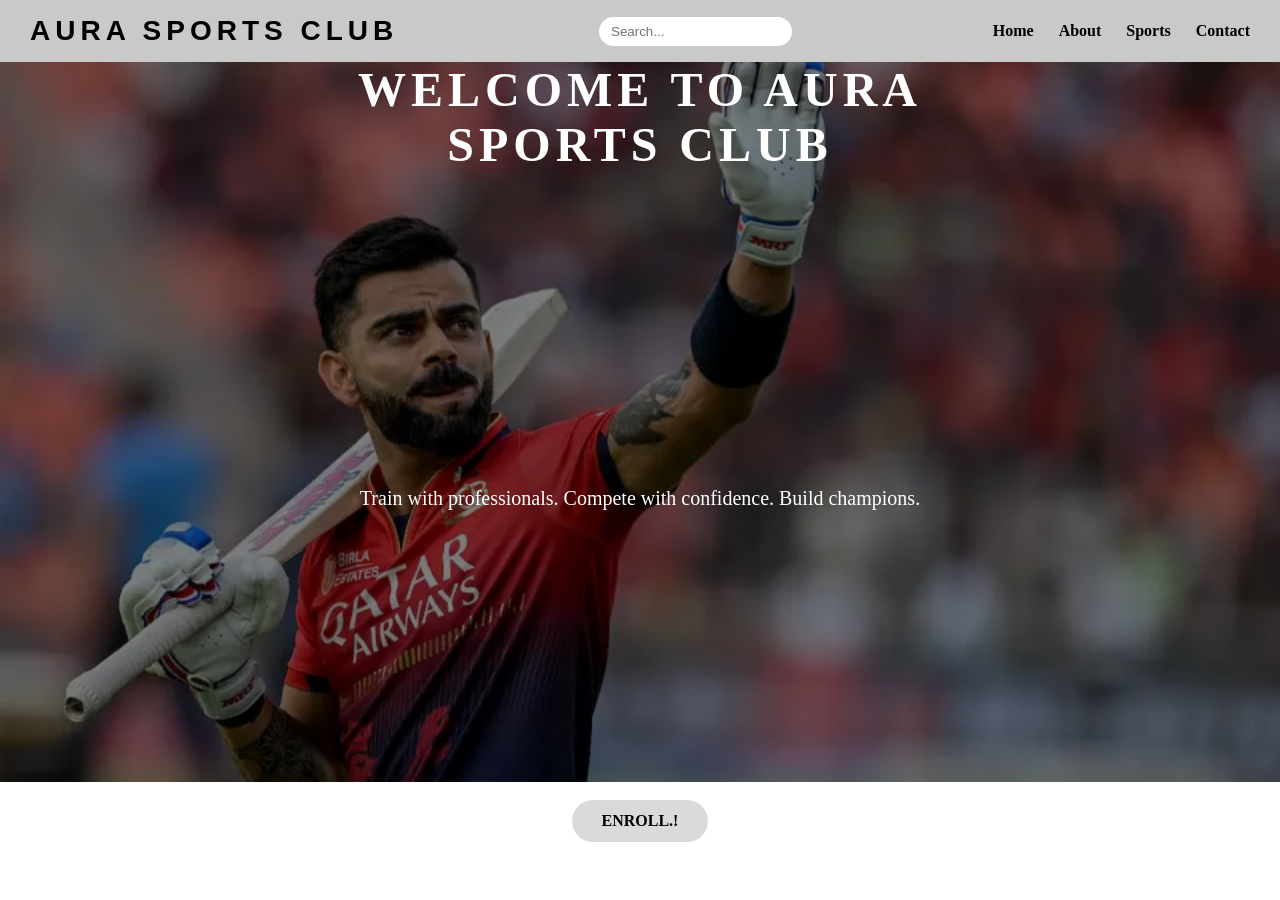
<file: index.html>
<!DOCTYPE html>
<html lang="en">

<head>
    <title>ASC</title>
    <link rel="stylesheet" href="index.css">
</head>

<body>
    <header class="header">
    <h1 id="title">AURA SPORTS CLUB </h1>
    <div class="search-box">
        <input type="text" placeholder="Search...">
    </div>
    <nav class="navbar">
        <ul>
            <li><a href="#">Home</a></li>
            <li><a href="#">About</a></li>
            <li><a href="#">Sports</a></li>
            <li><a href="#">Contact</a></li>
        </ul>
    </nav>
    </header>
    <section class="hero">
    <div class="hero-content">
        <h2>WELCOME TO AURA SPORTS CLUB</h2>
        <p>Train with professionals. Compete with confidence. Build champions.</p>
    </div>
    </section><br>
    <center>
      <a href="button.html" class="hero-btn">ENROLL.!</a>
    </center>
</body>
</html>
</file>
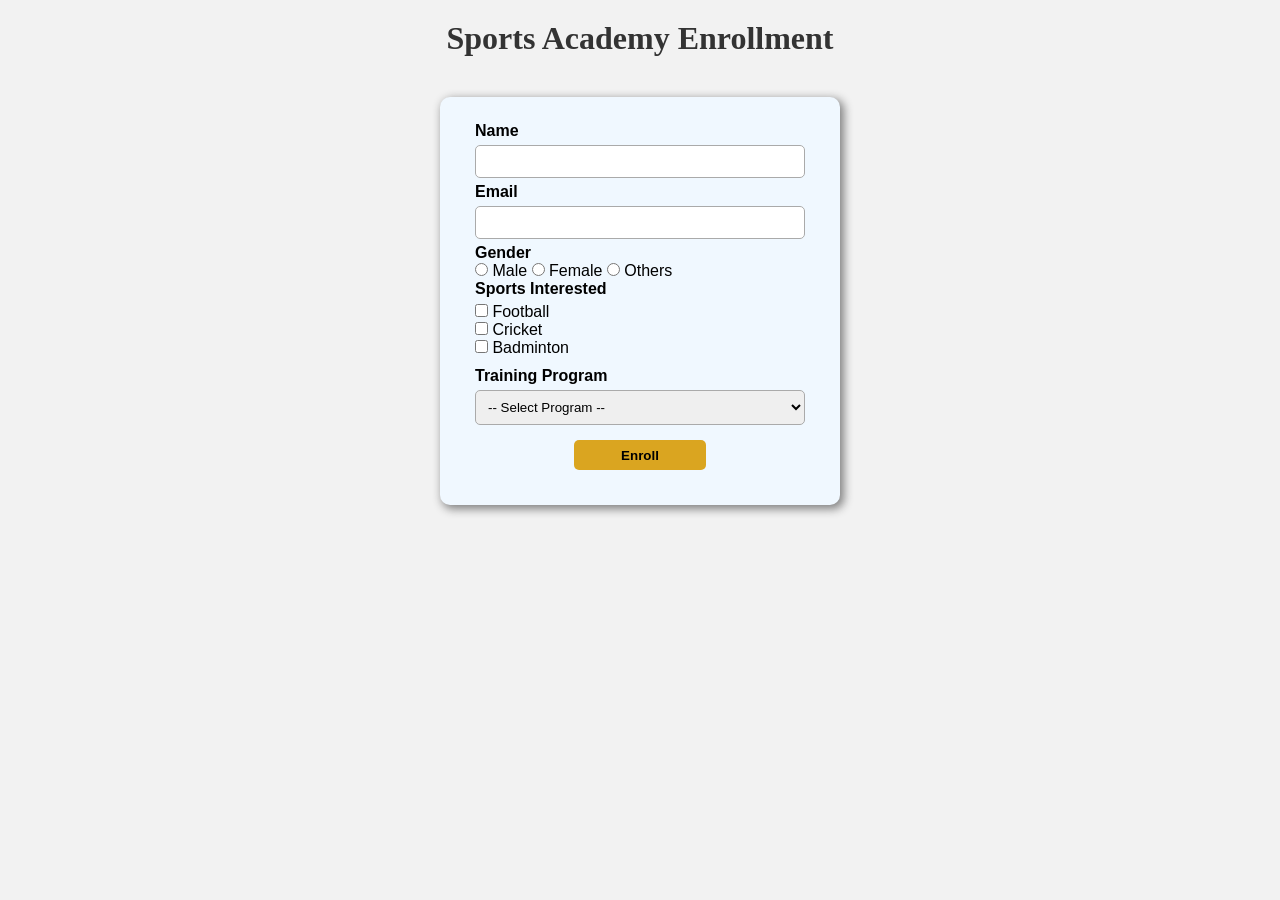
<file: button.html>
<!DOCTYPE html>
<html lang="en">

<head>
    <title>Enroll - ASC</title>

    <style>
        * {
            margin: 0;
            padding: 0;
            box-sizing: border-box;
            font-family: Arial, Helvetica, sans-serif;
        }

        body {
            background-color: #f2f2f2;
        }

        h1 {
            font-family: Georgia, 'Times New Roman', Times, serif;
            text-align: center;
            color: #333;
            margin-top: 20px;
        }

        .form {
            display: flex;
            justify-content: center;
            margin-top: 40px;
        }

        form {
            background-color: aliceblue;
            padding: 25px 35px;
            border-radius: 10px;
            width: 400px;
            box-shadow: 3px 3px 10px 1px gray;
        }

        label {
            font-weight: bold;
            /* display: block; */
            margin-top: 5pxpx;
        }

        input[type="text"],
        input[type="email"],
        select {
            width: 100%;
            padding: 8px;
            margin-top: 5px;
            margin-bottom: 5px;
            border-radius: 5px;
            border: 1px solid #aaa;
        }
        
        .gender label {
            font-weight: normal;
        }

        .inline {
            margin-top: 5px;
            margin-bottom: 10px;
        }

        .bt {
            margin: 10px;
            height: 30px;
            width: 40%;
            border: none;
            background-color: goldenrod;
            font-weight: bold;
            cursor: pointer;
            border-radius: 5px;
            display: flex;
            justify-content: center;
            align-items: center;
        }

        .bt:hover {
            background-color: #e1c35e;
        }
    </style>
</head>

<body>

    <h1>Sports Academy Enrollment</h1>

    <div class="form">
        <form>

            <label for="name">Name</label>
            <input type="text" id="name" required>

            <label for="email">Email</label>
            <input type="email" id="email" required>

            <label>Gender</label><br>
            <div class="gender">
                <input type="radio" name="gender" id="male">
                <label for="male">Male</label>
                <input type="radio" name="gender" id="female">
                <label for="female">Female</label>
                <input type="radio" name="gender" id="others">
                <label for="others">Others</label>
            </div>
            <label>Sports Interested</label>
            <div class="inline">
                <input type="checkbox"> Football<br>
                <input type="checkbox"> Cricket<br>
                <input type="checkbox"> Badminton<br>
            </div>

            <label for="course">Training Program</label>
            <select id="course">
                <option>-- Select Program --</option>
                <option>Beginner Training</option>
                <option>Advanced Training</option>
                <option>Professional Coaching</option>
            </select>
            <center>
                <button class="bt">Enroll</button>
            </center>

        </form>
    </div>

</body>

</html>
</file>
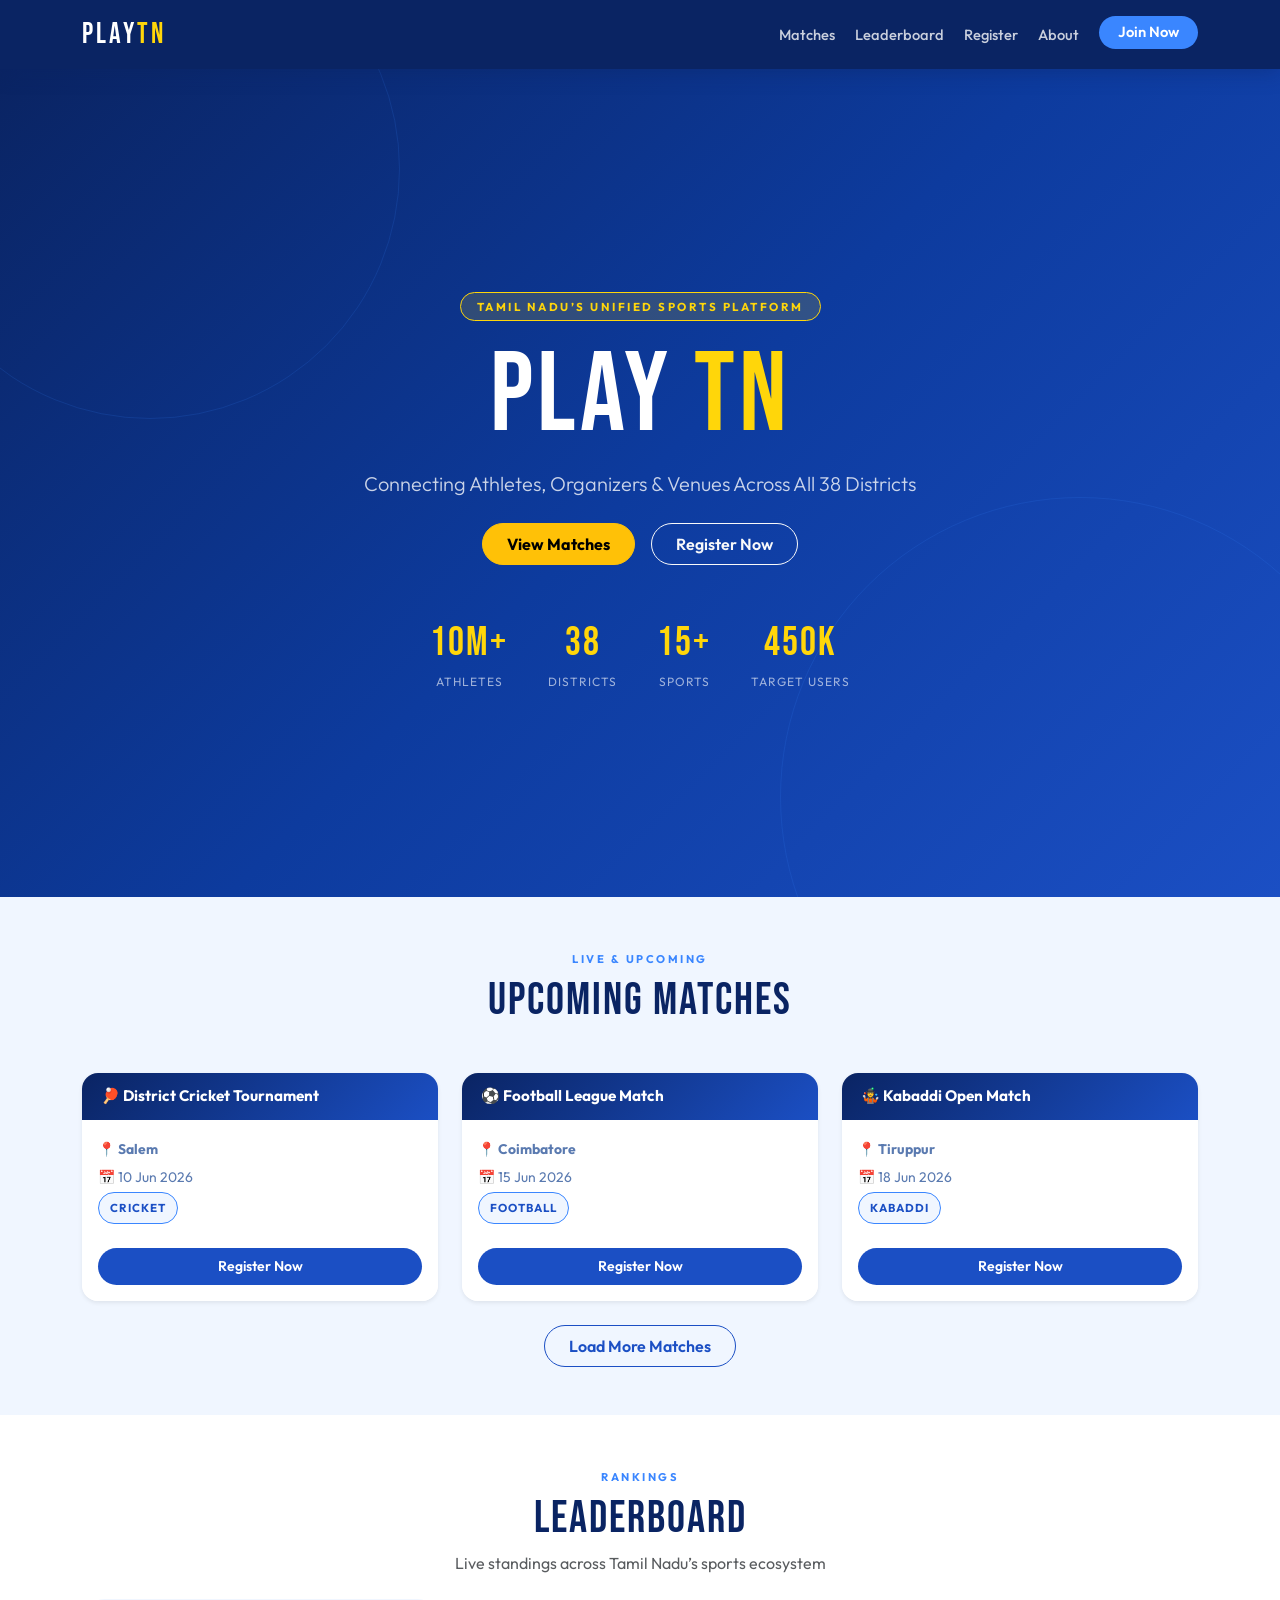
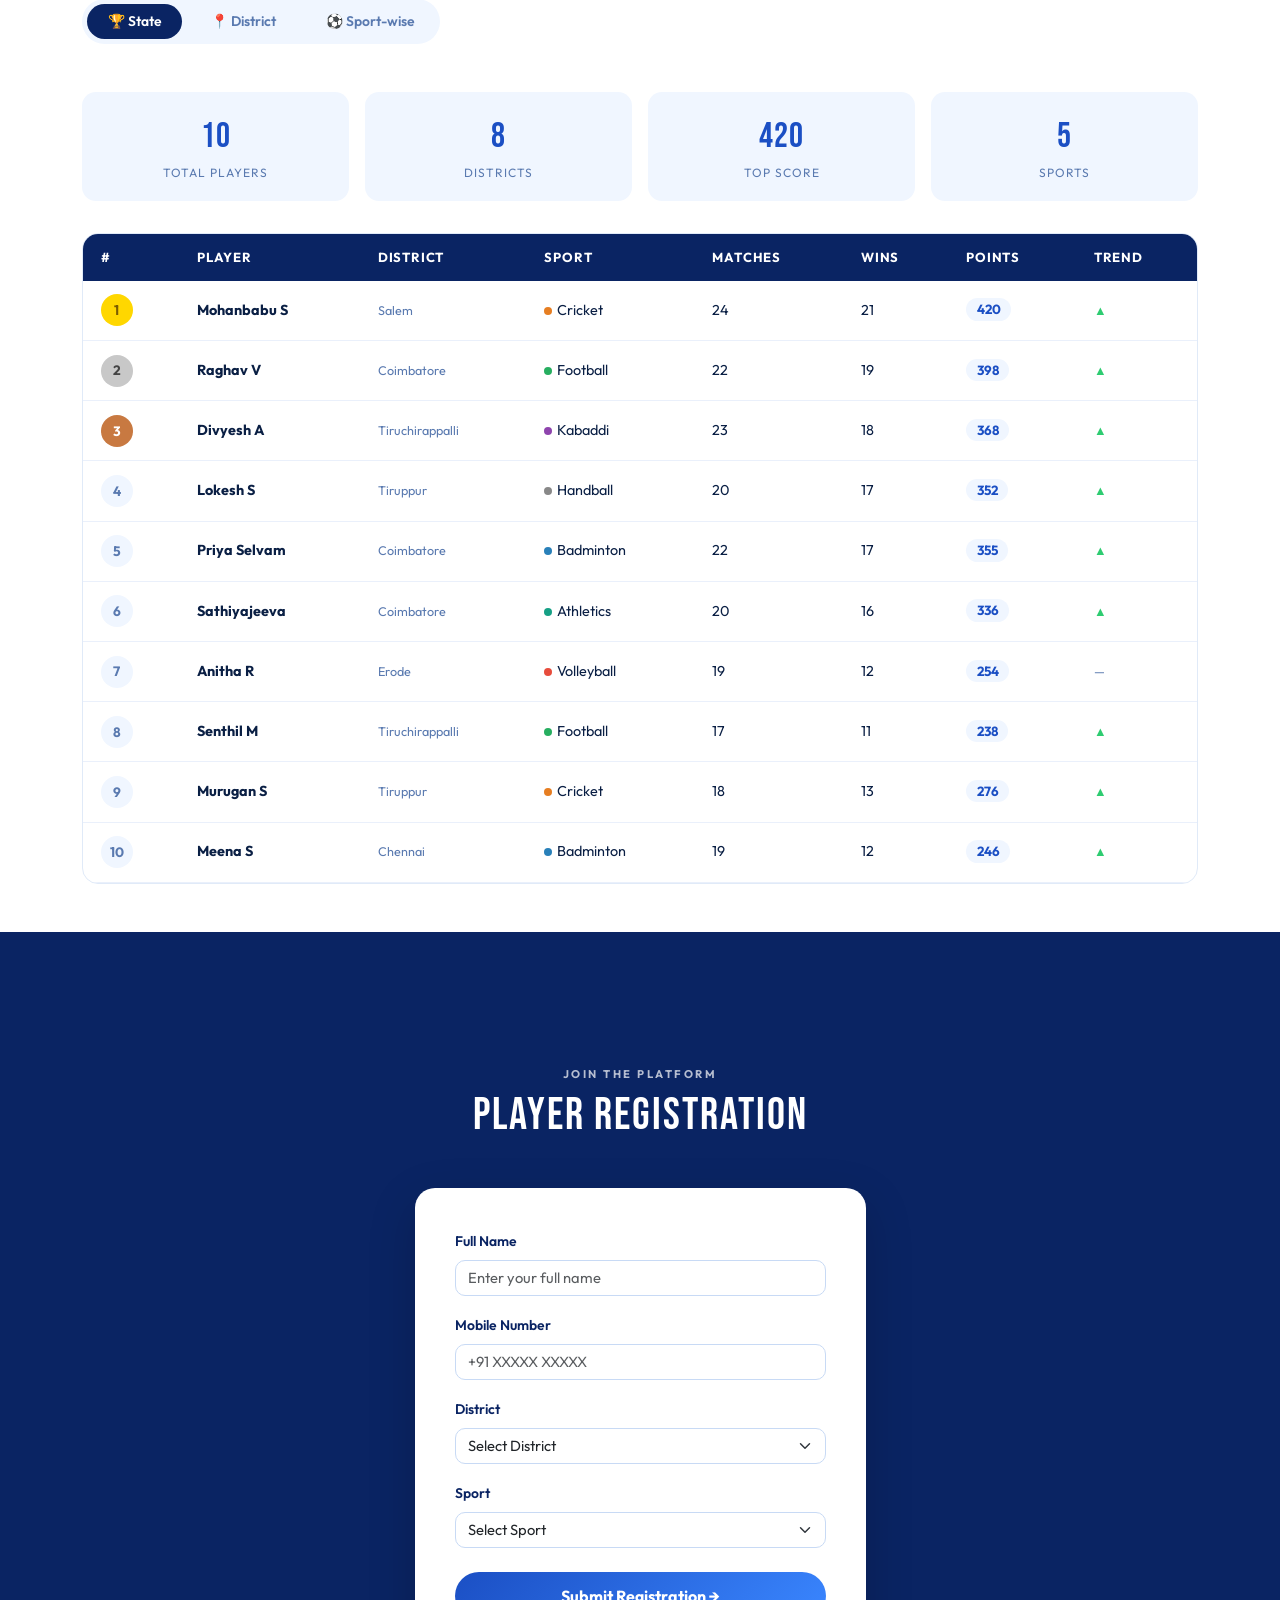
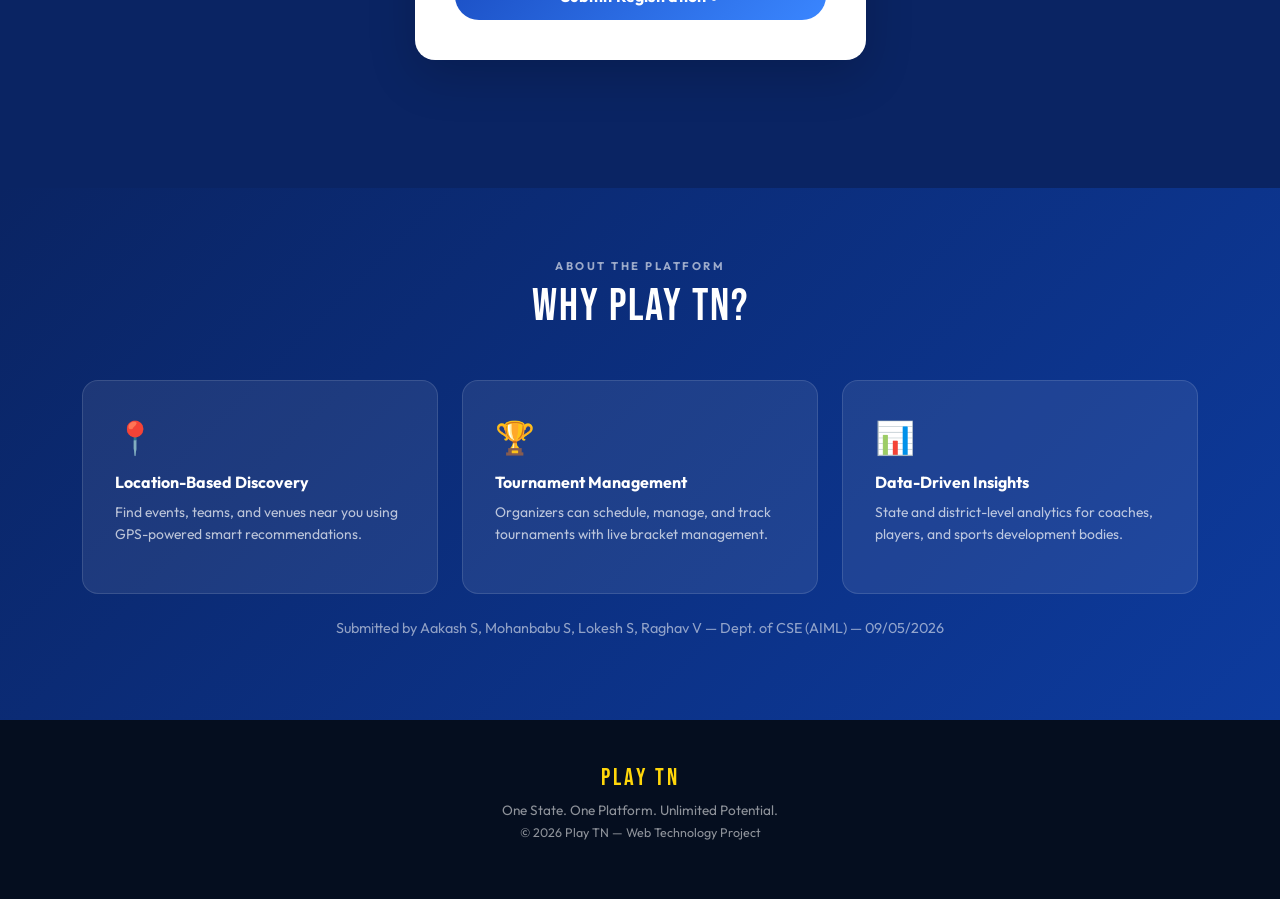
<file: play-TN.html>
<!DOCTYPE html>
<html lang="en">
<head>
<meta charset="UTF-8">
<meta name="viewport" content="width=device-width, initial-scale=1">
<title>Play TN &mdash; Tamil Nadu Sports Platform</title>
<link href="https://cdn.jsdelivr.net/npm/bootstrap@5.3.2/dist/css/bootstrap.min.css" rel="stylesheet">
<link href="https://fonts.googleapis.com/css2?family=Bebas+Neue&family=Outfit:wght@300;400;600;700&display=swap" rel="stylesheet">
<style>
:root{
  --navy:#0a2463;--blue:#1b4fc4;--accent:#3a86ff;--gold:#ffd60a;
  --light-bg:#f0f6ff;--white:#ffffff;--text:#0a1f44;--muted:#5a7ab0;
}
*,*::before,*::after{box-sizing:border-box;}
body{font-family:'Outfit',sans-serif;background:var(--light-bg);color:var(--text);overflow-x:hidden;}

/* NAV */
.navbar{background:var(--navy)!important;box-shadow:0 2px 20px rgba(10,36,99,.4);}
.navbar-brand{font-family:'Bebas Neue',sans-serif;font-size:1.8rem;letter-spacing:3px;color:#fff!important;}
.navbar-brand span{color:var(--gold);}
.nav-link{color:rgba(255,255,255,.78)!important;font-weight:500;font-size:.92rem;transition:color .2s;}
.nav-link:hover{color:var(--gold)!important;}
.nav-cta{background:var(--accent);color:#fff!important;border-radius:50px;padding:.35rem 1.2rem!important;font-weight:600;}
.nav-cta:hover{background:var(--gold);color:var(--navy)!important;}

/* HERO */
#hero{min-height:92vh;background:linear-gradient(135deg,var(--navy) 0%,#0d3b9e 50%,var(--blue) 100%);
  display:flex;align-items:center;text-align:center;padding:5rem 1rem 4rem;position:relative;overflow:hidden;}
.hero-ring{position:absolute;border-radius:50%;border:1px solid rgba(58,134,255,.15);pointer-events:none;}
.hero-ring:nth-child(1){width:500px;height:500px;top:-150px;left:-100px;}
.hero-ring:nth-child(2){width:600px;height:600px;bottom:-200px;right:-100px;}
.hero-badge{display:inline-block;background:rgba(255,214,10,.15);border:1px solid var(--gold);
  color:var(--gold);font-size:.72rem;font-weight:700;letter-spacing:2.5px;text-transform:uppercase;
  padding:.32rem 1rem;border-radius:50px;margin-bottom:1.2rem;}
.hero-title{font-family:'Bebas Neue',sans-serif;font-size:clamp(3.5rem,9vw,7rem);
  color:#fff;line-height:1;letter-spacing:4px;}
.hero-title span{color:var(--gold);}
.hero-sub{font-size:clamp(1rem,2.2vw,1.25rem);font-weight:300;
  color:rgba(255,255,255,.78);max-width:580px;margin:1rem auto 0;}
.hero-stats{display:flex;gap:2.5rem;flex-wrap:wrap;justify-content:center;margin-top:3rem;}
.hstat .num{font-family:'Bebas Neue',sans-serif;font-size:2.5rem;color:var(--gold);letter-spacing:2px;}
.hstat .lbl{font-size:.75rem;color:rgba(255,255,255,.6);letter-spacing:1px;text-transform:uppercase;}

/* SECTION UTILS */
.sec-tag{display:inline-block;font-size:.7rem;font-weight:700;letter-spacing:2.5px;
  text-transform:uppercase;color:var(--accent);margin-bottom:.5rem;}
.sec-title{font-family:'Bebas Neue',sans-serif;font-size:clamp(1.8rem,4vw,2.8rem);
  letter-spacing:2px;color:var(--navy);line-height:1.1;}
.sec-title.light{color:#fff;}

/* MATCHES */
#matches{background:var(--light-bg);padding:5rem 0;}
.match-card{border:none!important;border-radius:16px!important;overflow:hidden;
  transition:transform .2s,box-shadow .2s;}
.match-card:hover{transform:translateY(-4px);box-shadow:0 16px 40px rgba(10,36,99,.12)!important;}
.match-card .card-header{background:linear-gradient(135deg,var(--navy),var(--blue));
  color:#fff;font-weight:700;font-size:.95rem;padding:.75rem 1.2rem;border:none;}
.match-card .card-body{background:#fff;}
.match-meta{font-size:.87rem;color:var(--muted);line-height:2;}
.sport-badge{display:inline-block;background:var(--light-bg);border:1.5px solid var(--accent);
  color:var(--blue);font-size:.72rem;font-weight:700;letter-spacing:1px;text-transform:uppercase;
  padding:.22rem .7rem;border-radius:50px;}
.btn-register{background:var(--blue);color:#fff;border:none;border-radius:50px;
  padding:.5rem 1.3rem;font-size:.88rem;font-weight:600;transition:background .2s,transform .15s;}
.btn-register:hover{background:var(--navy);transform:scale(1.04);}

/* REGISTRATION */
#register{background:var(--navy);padding:5rem 0;}
.reg-card{background:#fff;border-radius:20px;padding:2.5rem;border:none;}
.form-label{font-weight:600;font-size:.87rem;color:var(--navy);}
.form-control,.form-select{border:1.5px solid #c8daf5;border-radius:10px;
  font-size:.92rem;transition:border-color .2s;}
.form-control:focus,.form-select:focus{border-color:var(--accent);
  box-shadow:0 0 0 3px rgba(58,134,255,.15);}
.btn-submit{background:linear-gradient(135deg,var(--blue),var(--accent));
  color:#fff;border:none;border-radius:50px;padding:.75rem 2rem;
  font-size:1rem;font-weight:700;width:100%;transition:transform .15s,box-shadow .2s;}
.btn-submit:hover{transform:translateY(-2px);box-shadow:0 8px 24px rgba(26,79,196,.35);}

/* LEADERBOARD */
#leaderboard{background:var(--white);padding:5rem 0;}
.lb-tabs{display:flex;gap:.5rem;background:var(--light-bg);border-radius:50px;
  padding:.3rem;margin-bottom:2rem;width:fit-content;}
.lb-tab{border:none;background:transparent;color:var(--muted);font-weight:600;
  font-size:.87rem;padding:.45rem 1.3rem;border-radius:50px;cursor:pointer;transition:all .2s;}
.lb-tab.active{background:var(--navy);color:#fff;}
.lb-tab:hover:not(.active){background:rgba(10,36,99,.08);}
.district-select{border:1.5px solid #c8daf5;border-radius:50px;padding:.4rem 1.2rem;
  font-size:.87rem;font-weight:600;color:var(--navy);background:#fff;cursor:pointer;
  margin-bottom:2rem;min-width:220px;}
.lb-table-wrap{border-radius:16px;overflow:hidden;border:1.5px solid #e0eaf8;}
.lb-table{width:100%;border-collapse:collapse;}
.lb-table thead th{background:var(--navy);color:#fff;font-size:.82rem;font-weight:700;
  letter-spacing:.8px;text-transform:uppercase;padding:.85rem 1.1rem;}
.lb-table tbody tr{border-bottom:1px solid #eaf0fb;transition:background .15s;}
.lb-table tbody tr:hover{background:#f4f8ff;}
.lb-table tbody td{padding:.85rem 1.1rem;font-size:.9rem;}
.rank-badge{display:inline-flex;align-items:center;justify-content:center;
  width:32px;height:32px;border-radius:50%;font-weight:700;font-size:.85rem;}
.rank-1{background:#ffd700;color:#7a5c00;}
.rank-2{background:#c8c8c8;color:#444;}
.rank-3{background:#c87941;color:#fff;}
.rank-n{background:var(--light-bg);color:var(--muted);}
.trend-up{color:#2ecc71;font-size:.8rem;}
.trend-dn{color:#e74c3c;font-size:.8rem;}
.trend-eq{color:var(--muted);font-size:.8rem;}
.pts-pill{background:var(--light-bg);color:var(--blue);font-weight:700;
  font-size:.83rem;padding:.2rem .65rem;border-radius:50px;}
.sport-dot{display:inline-block;width:8px;height:8px;border-radius:50%;margin-right:5px;}
.dot-cricket{background:#e67e22;}
.dot-football{background:#27ae60;}
.dot-kabaddi{background:#8e44ad;}
.dot-volleyball{background:#e74c3c;}
.dot-badminton{background:#2980b9;}

/* STATE SUMMARY CARDS */
.state-summary{display:grid;grid-template-columns:repeat(auto-fit,minmax(150px,1fr));gap:1rem;margin-bottom:2rem;}
.ss-card{background:var(--light-bg);border-radius:14px;padding:1.2rem;text-align:center;}
.ss-card .ss-num{font-family:'Bebas Neue',sans-serif;font-size:2.2rem;color:var(--blue);letter-spacing:1px;}
.ss-card .ss-lbl{font-size:.75rem;color:var(--muted);text-transform:uppercase;letter-spacing:1px;}

/* ABOUT */
#about{background:linear-gradient(135deg,var(--navy) 0%,#0d3b9e 100%);padding:4rem 0;}
.about-card{background:rgba(255,255,255,.08);border:1px solid rgba(255,255,255,.12);
  border-radius:16px;padding:2rem;transition:background .2s;}
.about-card:hover{background:rgba(255,255,255,.13);}
.about-icon{font-size:2rem;margin-bottom:.8rem;}
.about-card h5{color:#fff;font-weight:700;font-size:1rem;}
.about-card p{color:rgba(255,255,255,.7);font-size:.87rem;line-height:1.6;}

/* FOOTER */
footer{background:#050e1f;color:rgba(255,255,255,.55);padding:2.5rem 0;text-align:center;font-size:.85rem;}
footer .brand{font-family:'Bebas Neue',sans-serif;font-size:1.5rem;color:var(--gold);letter-spacing:3px;}

/* SPORT SUMMARY CARDS */
.sport-summary{display:grid;grid-template-columns:repeat(auto-fit,minmax(130px,1fr));gap:.8rem;margin-bottom:2rem;}
.sport-hero-card{border-radius:14px;padding:1.1rem;text-align:center;color:#fff;position:relative;overflow:hidden;}
.sport-hero-card .sh-emoji{font-size:1.8rem;display:block;margin-bottom:.3rem;}
.sport-hero-card .sh-name{font-size:.7rem;font-weight:700;letter-spacing:1.5px;text-transform:uppercase;opacity:.85;}
.sport-hero-card .sh-leader{font-size:.78rem;font-weight:600;margin-top:.4rem;opacity:.9;white-space:nowrap;overflow:hidden;text-overflow:ellipsis;}
.sport-hero-card .sh-pts{font-family:'Bebas Neue',sans-serif;font-size:1.6rem;letter-spacing:1px;display:block;}

/* SPORT FILTER PILL TABS */
.sport-pill-tabs{display:flex;flex-wrap:wrap;gap:.5rem;margin-bottom:1.5rem;}
.sport-pill-btn{border:1.5px solid #c8daf5;background:#fff;color:var(--muted);
  font-size:.78rem;font-weight:700;letter-spacing:.8px;text-transform:uppercase;
  padding:.32rem .9rem;border-radius:50px;cursor:pointer;transition:all .18s;}
.sport-pill-btn.active{color:#fff;border-color:transparent;}
.sport-pill-btn[data-sport="Cricket"].active{background:#e67e22;}
.sport-pill-btn[data-sport="Football"].active{background:#27ae60;}
.sport-pill-btn[data-sport="Kabaddi"].active{background:#8e44ad;}
.sport-pill-btn[data-sport="Handball"].active{background:#c0392b;}
.sport-pill-btn[data-sport="Volleyball"].active{background:#e74c3c;}
.sport-pill-btn[data-sport="Badminton"].active{background:#2980b9;}
.sport-pill-btn[data-sport="Athletics"].active{background:#16a085;}

/* ANIMATIONS */
@keyframes fadeInUp{from{opacity:0;transform:translateY(20px);}to{opacity:1;transform:translateY(0);}}
.fade-in{animation:fadeInUp .6s ease both;}
.fade-in-2{animation:fadeInUp .6s .15s ease both;}
.fade-in-3{animation:fadeInUp .6s .3s ease both;}
</style>
</head>
<body>

<!-- NAVBAR -->
<nav class="navbar navbar-expand-lg sticky-top">
  <div class="container">
    <a class="navbar-brand" href="#">PLAY<span>TN</span></a>
    <button class="navbar-toggler border-0" data-bs-toggle="collapse" data-bs-target="#navMenu">
      <span class="navbar-toggler-icon"></span>
    </button>
    <div class="collapse navbar-collapse" id="navMenu">
      <ul class="navbar-nav ms-auto gap-1">
        <li class="nav-item"><a class="nav-link" href="#matches">Matches</a></li>
        <li class="nav-item"><a class="nav-link" href="#leaderboard">Leaderboard</a></li>
        <li class="nav-item"><a class="nav-link" href="#register">Register</a></li>
        <li class="nav-item"><a class="nav-link" href="#about">About</a></li>
        <li class="nav-item ms-2"><a class="nav-link nav-cta" href="#register">Join Now</a></li>
      </ul>
    </div>
  </div>
</nav>

<!-- HERO -->
<section id="hero">
  <div class="hero-ring"></div>
  <div class="hero-ring"></div>
  <div class="container position-relative">
    <div class="hero-badge fade-in">Tamil Nadu&rsquo;s Unified Sports Platform</div>
    <h1 class="hero-title fade-in-2">PLAY <span>TN</span></h1>
    <p class="hero-sub fade-in-2">Connecting Athletes, Organizers &amp; Venues Across All 38 Districts</p>
    <div class="d-flex gap-3 justify-content-center mt-4 fade-in-3">
      <a href="#matches" class="btn btn-warning fw-bold px-4 py-2 rounded-pill">View Matches</a>
      <a href="#register" class="btn btn-outline-light fw-semibold px-4 py-2 rounded-pill">Register Now</a>
    </div>
    <div class="hero-stats">
      <div class="hstat"><div class="num">10M+</div><div class="lbl">Athletes</div></div>
      <div class="hstat"><div class="num">38</div><div class="lbl">Districts</div></div>
      <div class="hstat"><div class="num">15+</div><div class="lbl">Sports</div></div>
      <div class="hstat"><div class="num">450K</div><div class="lbl">Target Users</div></div>
    </div>
  </div>
</section>

<!-- UPCOMING MATCHES -->
<section id="matches" class="py-5">
  <div class="container">
    <div class="text-center mb-5">
      <span class="sec-tag">Live &amp; Upcoming</span>
      <h2 class="sec-title">Upcoming Matches</h2>
    </div>
    <div class="row g-4" id="matchGrid">
      <!-- JS rendered -->
    </div>
    <div class="text-center mt-4">
      <button class="btn rounded-pill px-4 py-2 fw-semibold" style="border:1.5px solid var(--blue);color:var(--blue);" onclick="loadMoreMatches()">Load More Matches</button>
    </div>
  </div>
</section>

<!-- LEADERBOARD -->
<section id="leaderboard" class="py-5">
  <div class="container">
    <div class="text-center mb-4">
      <span class="sec-tag">Rankings</span>
      <h2 class="sec-title">Leaderboard</h2>
      <p class="text-muted">Live standings across Tamil Nadu&rsquo;s sports ecosystem</p>
    </div>

    <!-- Tab toggle -->
    <div class="d-flex justify-content-between align-items-center flex-wrap gap-3 mb-3">
      <div class="lb-tabs">
        <button class="lb-tab active" onclick="switchTab('state',this)">&#127942; State</button>
        <button class="lb-tab" onclick="switchTab('district',this)">&#128205; District</button>
        <button class="lb-tab" onclick="switchTab('sport',this)">&#9917; Sport-wise</button>
      </div>
      <div class="d-flex gap-2 align-items-center" id="filterRow">
        <select class="district-select" id="districtFilter" onchange="renderDistrictLb()" style="display:none">
          <option value="Salem">Salem</option>
          <option value="Chennai">Chennai</option>
          <option value="Coimbatore">Coimbatore</option>
          <option value="Madurai">Madurai</option>
          <option value="Tiruppur">Tiruppur</option>
          <option value="Erode">Erode</option>
          <option value="Tiruchirappalli">Tiruchirappalli</option>
          <option value="Vellore">Vellore</option>
        </select>
        <select class="district-select" id="sportFilter" onchange="renderSportLb()" style="display:none">
          <option value="Cricket">&#127955; Cricket</option>
          <option value="Football">&#9917; Football</option>
          <option value="Kabaddi">&#129337; Kabaddi</option>
          <option value="Volleyball">&#127944; Volleyball</option>
          <option value="Badminton">&#127992; Badminton</option>
          <option value="Athletics">&#127939; Athletics</option>
        </select>
      </div>
    </div>

    <!-- State View -->
    <div id="stateView">
      <div class="state-summary" id="stateSummary"></div>
      <div class="lb-table-wrap">
        <table class="lb-table">
          <thead>
            <tr>
              <th>#</th><th>Player</th><th>District</th><th>Sport</th>
              <th>Matches</th><th>Wins</th><th>Points</th><th>Trend</th>
            </tr>
          </thead>
          <tbody id="stateLbBody"></tbody>
        </table>
      </div>
    </div>

    <!-- District View -->
    <div id="districtView" style="display:none">
      <div class="lb-table-wrap">
        <table class="lb-table">
          <thead>
            <tr>
              <th>#</th><th>Player</th><th>Sport</th>
              <th>Matches</th><th>Wins</th><th>Win%</th><th>Points</th><th>Trend</th>
            </tr>
          </thead>
          <tbody id="districtLbBody"></tbody>
        </table>
      </div>
    </div>

    <!-- Sport View -->
    <div id="sportView" style="display:none">
      <div class="sport-summary" id="sportSummary"></div>
      <div class="sport-pill-tabs" id="sportPillTabs"></div>
      <div class="lb-table-wrap">
        <table class="lb-table">
          <thead>
            <tr>
              <th>#</th><th>Player</th><th>District</th>
              <th>Matches</th><th>Wins</th><th>Win%</th><th>Points</th><th>Trend</th>
            </tr>
          </thead>
          <tbody id="sportLbBody"></tbody>
        </table>
      </div>
    </div>

  </div>
</section>

<!-- REGISTRATION -->
<section id="register">
  <div class="container py-5">
    <div class="text-center mb-5">
      <span class="sec-tag" style="color:rgba(255,255,255,.7)">Join the Platform</span>
      <h2 class="sec-title light">Player Registration</h2>
    </div>
    <div class="row justify-content-center">
      <div class="col-md-7 col-lg-5">
        <div class="reg-card shadow-lg">
          <form onsubmit="registerPlayer(event)">
            <div class="mb-3">
              <label class="form-label">Full Name</label>
              <input type="text" class="form-control" placeholder="Enter your full name" required>
            </div>
            <div class="mb-3">
              <label class="form-label">Mobile Number</label>
              <input type="tel" class="form-control" placeholder="+91 XXXXX XXXXX" required>
            </div>
            <div class="mb-3">
              <label class="form-label">District</label>
              <select class="form-select" required>
                <option value="">Select District</option>
                <option>Salem</option><option>Chennai</option><option>Coimbatore</option>
                <option>Madurai</option><option>Tiruppur</option><option>Erode</option>
                <option>Tiruchirappalli</option><option>Vellore</option><option>Thanjavur</option>
                <option>Tirunelveli</option>
              </select>
            </div>
            <div class="mb-4">
              <label class="form-label">Sport</label>
              <select class="form-select" required>
                <option value="">Select Sport</option>
                <option>Cricket</option><option>Football</option><option>Kabaddi</option>
                <option>Volleyball</option><option>Badminton</option><option>Athletics</option>
              </select>
            </div>
            <button class="btn-submit">Submit Registration &rarr;</button>
          </form>
        </div>
      </div>
    </div>
  </div>
</section>

<!-- ABOUT -->
<section id="about">
  <div class="container">
    <div class="text-center mb-5">
      <span class="sec-tag" style="color:rgba(255,255,255,.6)">About the Platform</span>
      <h2 class="sec-title light">Why Play TN?</h2>
    </div>
    <div class="row g-4">
      <div class="col-md-4">
        <div class="about-card h-100">
          <div class="about-icon">&#128205;</div>
          <h5>Location-Based Discovery</h5>
          <p>Find events, teams, and venues near you using GPS-powered smart recommendations.</p>
        </div>
      </div>
      <div class="col-md-4">
        <div class="about-card h-100">
          <div class="about-icon">&#127942;</div>
          <h5>Tournament Management</h5>
          <p>Organizers can schedule, manage, and track tournaments with live bracket management.</p>
        </div>
      </div>
      <div class="col-md-4">
        <div class="about-card h-100">
          <div class="about-icon">&#128202;</div>
          <h5>Data-Driven Insights</h5>
          <p>State and district-level analytics for coaches, players, and sports development bodies.</p>
        </div>
      </div>
    </div>
    <p class="text-center mt-4" style="color:rgba(255,255,255,.55);font-size:.9rem;">
      Submitted by Aakash S, Mohanbabu S, Lokesh S, Raghav V &mdash; Dept. of CSE (AIML) &mdash; 09/05/2026
    </p>
  </div>
</section>

<!-- FOOTER -->
<footer>
  <div class="container">
    <div class="brand">PLAY TN</div>
    <p class="mt-1 mb-0">One State. One Platform. Unlimited Potential.</p>
    <p class="mt-1" style="font-size:.78rem;">&copy; 2026 Play TN &mdash; Web Technology Project</p>
  </div>
</footer>

<script src="https://cdn.jsdelivr.net/npm/bootstrap@5.3.2/dist/js/bootstrap.bundle.min.js"></script>
<script>
// DATA
const matches = [
  {title:"District Cricket Tournament",location:"Salem",date:"10 Jun 2026",sport:"Cricket",sportClass:"cricket",emoji:"&#127955;"},
  {title:"Football League Match",location:"Coimbatore",date:"15 Jun 2026",sport:"Football",sportClass:"football",emoji:"&#9917;"},
  {title:"Kabaddi Open Match",location:"Tiruppur",date:"18 Jun 2026",sport:"Kabaddi",sportClass:"kabaddi",emoji:"&#129337;"},
  {title:"Badminton District Cup",location:"Chennai",date:"22 Jun 2026",sport:"Badminton",sportClass:"badminton",emoji:"&#127992;"},
  {title:"Volleyball State Qualifier",location:"Madurai",date:"28 Jun 2026",sport:"Volleyball",sportClass:"volleyball",emoji:"&#127944;"},
  {title:"Athletics Open",location:"Erode",date:"5 Jul 2026",sport:"Athletics",sportClass:"cricket",emoji:"&#127939;"},
];
let matchesShown = 3;

function renderMatches(){
  const grid = document.getElementById('matchGrid');
  grid.innerHTML = '';
  for(let i=0;i<Math.min(matchesShown,matches.length);i++){
    const m = matches[i];
    grid.innerHTML += `
    <div class="col-md-4">
      <div class="card match-card shadow-sm h-100">
        <div class="card-header">${m.emoji} ${m.title}</div>
        <div class="card-body">
          <p class="match-meta">
            &#128205; <strong>${m.location}</strong><br>
            &#128197; ${m.date}<br>
            <span class="sport-badge">${m.sport}</span>
          </p>
          <button class="btn-register mt-2 w-100" onclick="location.href='#register'">Register Now</button>
        </div>
      </div>
    </div>`;
  }
}
function loadMoreMatches(){matchesShown=matches.length;renderMatches();}
renderMatches();

// LEADERBOARD DATA
const statePlayers = [
  {name:"Mohanbabu S",district:"Salem",sport:"Cricket",matches:24,wins:21,pts:420,trend:"up"},
  {name:"Raghav V",district:"Coimbatore",sport:"Football",matches:22,wins:19,pts:398,trend:"up"},
  {name:"Divyesh A",district:"Tiruchirappalli",sport:"Kabaddi",matches:23,wins:18,pts:368,trend:"up"},
  {name:"Lokesh S",district:"Tiruppur",sport:"Handball",matches:20,wins:17,pts:352,trend:"up"},
  {name:"Priya Selvam",district:"Coimbatore",sport:"Badminton",matches:22,wins:17,pts:355,trend:"up"},
  {name:"Sathiyajeeva",district:"Coimbatore",sport:"Athletics",matches:20,wins:16,pts:336,trend:"up"},
  {name:"Anitha R",district:"Erode",sport:"Volleyball",matches:19,wins:12,pts:254,trend:"eq"},
  {name:"Senthil M",district:"Tiruchirappalli",sport:"Football",matches:17,wins:11,pts:238,trend:"up"},
  {name:"Murugan S",district:"Tiruppur",sport:"Cricket",matches:18,wins:13,pts:276,trend:"up"},
  {name:"Meena S",district:"Chennai",sport:"Badminton",matches:19,wins:12,pts:246,trend:"up"},
];

const districtData = {
  Salem:[
    {name:"Divya Lakshmi",sport:"Kabaddi",matches:21,wins:14,pts:298,trend:"dn"},
    {name:"Kalam S",sport:"Cricket",matches:18,wins:13,pts:264,trend:"up"},
    {name:"Nithya R",sport:"Badminton",matches:16,wins:11,pts:234,trend:"eq"},
    {name:"Balu M",sport:"Football",matches:15,wins:9,pts:198,trend:"up"},
    {name:"Saranya K",sport:"Volleyball",matches:13,wins:7,pts:155,trend:"dn"},
  ],
  Chennai:[
    {name:"Arjun Kumar",sport:"Cricket",matches:24,wins:19,pts:380,trend:"up"},
    {name:"Rajesh V",sport:"Athletics",matches:15,wins:9,pts:198,trend:"eq"},
    {name:"Meena S",sport:"Badminton",matches:19,wins:12,pts:246,trend:"up"},
    {name:"Suresh K",sport:"Football",matches:17,wins:10,pts:210,trend:"dn"},
    {name:"Preethi A",sport:"Kabaddi",matches:14,wins:8,pts:172,trend:"eq"},
  ],
  Coimbatore:[
    {name:"Priya Selvam",sport:"Badminton",matches:22,wins:17,pts:355,trend:"up"},
    {name:"Deepa N",sport:"Kabaddi",matches:14,wins:8,pts:182,trend:"up"},
    {name:"Hari P",sport:"Cricket",matches:18,wins:11,pts:224,trend:"eq"},
    {name:"Vani R",sport:"Volleyball",matches:15,wins:9,pts:188,trend:"dn"},
    {name:"Rajan T",sport:"Football",matches:16,wins:8,pts:168,trend:"up"},
  ],
  Madurai:[
    {name:"Karthik Raja",sport:"Football",matches:20,wins:15,pts:318,trend:"eq"},
    {name:"Sundar M",sport:"Cricket",matches:17,wins:11,pts:232,trend:"up"},
    {name:"Lalitha B",sport:"Kabaddi",matches:15,wins:9,pts:192,trend:"dn"},
    {name:"Vetri S",sport:"Athletics",matches:13,wins:7,pts:148,trend:"eq"},
    {name:"Pooja K",sport:"Badminton",matches:12,wins:6,pts:132,trend:"up"},
  ],
  Tiruppur:[
    {name:"Murugan S",sport:"Cricket",matches:18,wins:13,pts:276,trend:"up"},
    {name:"Akila R",sport:"Volleyball",matches:16,wins:10,pts:212,trend:"eq"},
    {name:"Dinesh K",sport:"Football",matches:14,wins:8,pts:172,trend:"up"},
    {name:"Bharathi M",sport:"Kabaddi",matches:13,wins:7,pts:152,trend:"dn"},
    {name:"Chitra V",sport:"Badminton",matches:12,wins:6,pts:128,trend:"eq"},
  ],
  Erode:[
    {name:"Anitha R",sport:"Volleyball",matches:19,wins:12,pts:254,trend:"eq"},
    {name:"Mani S",sport:"Cricket",matches:16,wins:10,pts:212,trend:"up"},
    {name:"Usha K",sport:"Kabaddi",matches:14,wins:8,pts:176,trend:"dn"},
    {name:"Prabhu T",sport:"Football",matches:13,wins:7,pts:154,trend:"up"},
    {name:"Santha M",sport:"Athletics",matches:11,wins:5,pts:112,trend:"eq"},
  ],
  Tiruchirappalli:[
    {name:"Senthil M",sport:"Football",matches:17,wins:11,pts:238,trend:"up"},
    {name:"Kaveri R",sport:"Cricket",matches:15,wins:9,pts:196,trend:"eq"},
    {name:"Pandian K",sport:"Kabaddi",matches:14,wins:8,pts:178,trend:"dn"},
    {name:"Revathi S",sport:"Badminton",matches:12,wins:6,pts:134,trend:"up"},
    {name:"Gopal M",sport:"Volleyball",matches:11,wins:5,pts:112,trend:"eq"},
  ],
  Vellore:[
    {name:"Kavitha P",sport:"Cricket",matches:16,wins:10,pts:215,trend:"dn"},
    {name:"Ramesh N",sport:"Football",matches:14,wins:8,pts:174,trend:"up"},
    {name:"Sudha K",sport:"Kabaddi",matches:13,wins:7,pts:156,trend:"eq"},
    {name:"Vijay R",sport:"Athletics",matches:12,wins:6,pts:132,trend:"dn"},
    {name:"Malathi S",sport:"Badminton",matches:11,wins:5,pts:114,trend:"up"},
  ],
};

const sportColors={Cricket:"#e67e22",Football:"#27ae60",Kabaddi:"#8e44ad",Volleyball:"#e74c3c",Badminton:"#2980b9",Athletics:"#16a085"};
const trendIcon={up:'<span class="trend-up">&#9650;</span>',dn:'<span class="trend-dn">&#9660;</span>',eq:'<span class="trend-eq">&mdash;</span>'};

function rankBadge(i){
  if(i===0) return '<span class="rank-badge rank-1">1</span>';
  if(i===1) return '<span class="rank-badge rank-2">2</span>';
  if(i===2) return '<span class="rank-badge rank-3">3</span>';
  return '<span class="rank-badge rank-n">'+(i+1)+'</span>';
}

function renderStateLb(){
  document.getElementById('stateSummary').innerHTML = `
    <div class="ss-card"><div class="ss-num">${statePlayers.length}</div><div class="ss-lbl">Total Players</div></div>
    <div class="ss-card"><div class="ss-num">8</div><div class="ss-lbl">Districts</div></div>
    <div class="ss-card"><div class="ss-num">${Math.max(...statePlayers.map(p=>p.pts))}</div><div class="ss-lbl">Top Score</div></div>
    <div class="ss-card"><div class="ss-num">5</div><div class="ss-lbl">Sports</div></div>
  `;
  const tbody = document.getElementById('stateLbBody');
  tbody.innerHTML = statePlayers.map((p,i)=>`
    <tr>
      <td>${rankBadge(i)}</td>
      <td><strong>${p.name}</strong></td>
      <td><small style="color:var(--muted)">${p.district}</small></td>
      <td><span style="display:inline-block;width:8px;height:8px;border-radius:50%;background:${sportColors[p.sport]||'#888'};margin-right:5px;"></span>${p.sport}</td>
      <td>${p.matches}</td>
      <td>${p.wins}</td>
      <td><span class="pts-pill">${p.pts}</span></td>
      <td>${trendIcon[p.trend]}</td>
    </tr>`).join('');
}

function renderDistrictLb(){
  const dist = document.getElementById('districtFilter').value;
  const players = districtData[dist]||[];
  const total = players.reduce((s,p)=>s+p.pts,0);
  const tbody = document.getElementById('districtLbBody');
  tbody.innerHTML = players.map((p,i)=>{
    const pct = Math.round((p.wins/p.matches)*100);
    return `<tr>
      <td>${rankBadge(i)}</td>
      <td><strong>${p.name}</strong></td>
      <td><span style="display:inline-block;width:8px;height:8px;border-radius:50%;background:${sportColors[p.sport]||'#888'};margin-right:5px;"></span>${p.sport}</td>
      <td>${p.matches}</td>
      <td>${p.wins}</td>
      <td>${pct}%</td>
      <td><span class="pts-pill">${p.pts}</span></td>
      <td>${trendIcon[p.trend]}</td>
    </tr>`;
  }).join('');
}

// Sport-wise data — top players per sport (statewide)
const sportData = {
  Cricket:[
    {name:"Mohanbabu S",district:"Salem",matches:24,wins:21,pts:420,trend:"up"},
    {name:"Murugan S",district:"Tiruppur",matches:18,wins:13,pts:276,trend:"up"},
    {name:"Kavitha P",district:"Vellore",matches:16,wins:10,pts:215,trend:"dn"},
    {name:"Kalam S",district:"Salem",matches:18,wins:13,pts:264,trend:"up"},
    {name:"Sundar M",district:"Madurai",matches:17,wins:11,pts:232,trend:"up"},
    {name:"Hari P",district:"Coimbatore",matches:18,wins:11,pts:224,trend:"eq"},
    {name:"Mani S",district:"Erode",matches:16,wins:10,pts:212,trend:"up"},
    {name:"Kaveri R",district:"Tiruchirappalli",matches:15,wins:9,pts:196,trend:"eq"},
  ],
  Football:[
    {name:"Raghav V",district:"Coimbatore",matches:22,wins:19,pts:398,trend:"up"},
    {name:"Senthil M",district:"Tiruchirappalli",matches:17,wins:11,pts:238,trend:"up"},
    {name:"Suresh K",district:"Chennai",matches:17,wins:10,pts:210,trend:"dn"},
    {name:"Balu M",district:"Salem",matches:15,wins:9,pts:198,trend:"up"},
    {name:"Rajan T",district:"Coimbatore",matches:16,wins:8,pts:168,trend:"up"},
    {name:"Dinesh K",district:"Tiruppur",matches:14,wins:8,pts:172,trend:"up"},
    {name:"Prabhu T",district:"Erode",matches:13,wins:7,pts:154,trend:"up"},
    {name:"Ramesh N",district:"Vellore",matches:14,wins:8,pts:174,trend:"up"},
  ],
  Kabaddi:[
    {name:"Divyesh A",district:"Tiruchirappalli",matches:23,wins:18,pts:368,trend:"up"},
    {name:"Deepa N",district:"Coimbatore",matches:14,wins:8,pts:182,trend:"up"},
    {name:"Preethi A",district:"Chennai",matches:14,wins:8,pts:172,trend:"eq"},
    {name:"Lalitha B",district:"Madurai",matches:15,wins:9,pts:192,trend:"dn"},
    {name:"Bharathi M",district:"Tiruppur",matches:13,wins:7,pts:152,trend:"dn"},
    {name:"Usha K",district:"Erode",matches:14,wins:8,pts:176,trend:"dn"},
    {name:"Pandian K",district:"Tiruchirappalli",matches:14,wins:8,pts:178,trend:"dn"},
    {name:"Sudha K",district:"Vellore",matches:13,wins:7,pts:156,trend:"eq"},
  ],
  Handball:[
    {name:"Lokesh S",district:"Tiruppur",matches:20,wins:17,pts:352,trend:"up"},
    {name:"Arun M",district:"Chennai",matches:18,wins:13,pts:272,trend:"up"},
    {name:"Priya K",district:"Coimbatore",matches:16,wins:11,pts:228,trend:"eq"},
    {name:"Kiran R",district:"Madurai",matches:15,wins:10,pts:208,trend:"up"},
    {name:"Siva T",district:"Tiruppur",matches:14,wins:9,pts:188,trend:"dn"},
    {name:"Meena V",district:"Erode",matches:13,wins:8,pts:166,trend:"eq"},
    {name:"Ravi S",district:"Tiruchirappalli",matches:12,wins:7,pts:148,trend:"up"},
    {name:"Thilaga P",district:"Vellore",matches:11,wins:6,pts:128,trend:"eq"},
  ],
  Volleyball:[
    {name:"Anitha R",district:"Erode",matches:19,wins:12,pts:254,trend:"eq"},
    {name:"Akila R",district:"Tiruppur",matches:16,wins:10,pts:212,trend:"eq"},
    {name:"Vani R",district:"Coimbatore",matches:15,wins:9,pts:188,trend:"dn"},
    {name:"Saranya K",district:"Salem",matches:13,wins:7,pts:155,trend:"dn"},
    {name:"Gopal M",district:"Tiruchirappalli",matches:11,wins:5,pts:112,trend:"eq"},
    {name:"Malathi S",district:"Vellore",matches:11,wins:5,pts:114,trend:"up"},
  ],
  Badminton:[
    {name:"Priya Selvam",district:"Coimbatore",matches:22,wins:17,pts:355,trend:"up"},
    {name:"Meena S",district:"Chennai",matches:19,wins:12,pts:246,trend:"up"},
    {name:"Nithya R",district:"Salem",matches:16,wins:11,pts:234,trend:"eq"},
    {name:"Chitra V",district:"Tiruppur",matches:12,wins:6,pts:128,trend:"eq"},
    {name:"Revathi S",district:"Tiruchirappalli",matches:12,wins:6,pts:134,trend:"up"},
    {name:"Pooja K",district:"Madurai",matches:12,wins:6,pts:132,trend:"up"},
    {name:"Vijay R",district:"Vellore",matches:12,wins:6,pts:132,trend:"dn"},
  ],
  Athletics:[
    {name:"Sathiyajeeva",district:"Coimbatore",matches:20,wins:16,pts:336,trend:"up"},
    {name:"Vetri S",district:"Madurai",matches:13,wins:7,pts:148,trend:"eq"},
    {name:"Santha M",district:"Erode",matches:11,wins:5,pts:112,trend:"eq"},
    {name:"Vijay R",district:"Vellore",matches:12,wins:6,pts:132,trend:"dn"},
  ],
};

const sportMeta={
  Cricket:{emoji:"&#127955;",color:"#e67e22",bg:"linear-gradient(135deg,#e67e22,#d35400)"},
  Football:{emoji:"&#9917;",color:"#27ae60",bg:"linear-gradient(135deg,#27ae60,#1e8449)"},
  Kabaddi:{emoji:"&#129337;",color:"#8e44ad",bg:"linear-gradient(135deg,#8e44ad,#6c3483)"},
  Handball:{emoji:"&#129336;",color:"#c0392b",bg:"linear-gradient(135deg,#c0392b,#922b21)"},
  Volleyball:{emoji:"&#127944;",color:"#e74c3c",bg:"linear-gradient(135deg,#e74c3c,#c0392b)"},
  Badminton:{emoji:"&#127992;",color:"#2980b9",bg:"linear-gradient(135deg,#2980b9,#1a5276)"},
  Athletics:{emoji:"&#127939;",color:"#16a085",bg:"linear-gradient(135deg,#16a085,#0e6655)"},
};

let activeSport = 'Cricket';

function renderSportSummary(){
  const el = document.getElementById('sportSummary');
  el.innerHTML = Object.keys(sportData).map(s=>{
    const top = sportData[s][0];
    return `<div class="sport-hero-card" style="background:${sportMeta[s].bg}">
      <span class="sh-emoji">${sportMeta[s].emoji}</span>
      <span class="sh-name">${s}</span>
      <span class="sh-pts">${top.pts}</span>
      <div class="sh-leader">&#127941; ${top.name}</div>
    </div>`;
  }).join('');
}

function renderSportPillTabs(){
  const el = document.getElementById('sportPillTabs');
  el.innerHTML = Object.keys(sportData).map(s=>`
    <button class="sport-pill-btn${s===activeSport?' active':''}" data-sport="${s}"
      onclick="selectSport('${s}',this)">${sportMeta[s].emoji} ${s}</button>
  `).join('');
}

function selectSport(sport, btn){
  activeSport = sport;
  document.querySelectorAll('.sport-pill-btn').forEach(b=>b.classList.remove('active'));
  btn.classList.add('active');
  renderSportTable();
}

function renderSportTable(){
  const players = sportData[activeSport]||[];
  document.getElementById('sportLbBody').innerHTML = players.map((p,i)=>{
    const pct = Math.round((p.wins/p.matches)*100);
    return `<tr>
      <td>${rankBadge(i)}</td>
      <td><strong>${p.name}</strong></td>
      <td><small style="color:var(--muted)">${p.district}</small></td>
      <td>${p.matches}</td><td>${p.wins}</td>
      <td><span style="color:${sportMeta[activeSport].color};font-weight:700">${pct}%</span></td>
      <td><span class="pts-pill" style="background:${sportMeta[activeSport].color}22;color:${sportMeta[activeSport].color}">${p.pts}</span></td>
      <td>${trendIcon[p.trend]}</td>
    </tr>`;
  }).join('');
}

function switchTab(tab, btn){
  document.querySelectorAll('.lb-tab').forEach(t=>t.classList.remove('active'));
  btn.classList.add('active');
  document.getElementById('stateView').style.display='none';
  document.getElementById('districtView').style.display='none';
  document.getElementById('sportView').style.display='none';
  document.getElementById('districtFilter').style.display='none';
  document.getElementById('sportFilter').style.display='none';
  if(tab==='state'){
    document.getElementById('stateView').style.display='block';
  } else if(tab==='district'){
    document.getElementById('districtView').style.display='block';
    document.getElementById('districtFilter').style.display='block';
    renderDistrictLb();
  } else {
    document.getElementById('sportView').style.display='block';
    renderSportSummary();
    renderSportPillTabs();
    renderSportTable();
  }
}

function registerPlayer(e){
  e.preventDefault();
  alert('Registration Successful! Welcome to Play TN.');
}

renderStateLb();
</script>
</body>
</html>
</file>
<file: index.css>
* {
    margin: 0;
    padding: 0;
    box-sizing: border-box;
}

/* Header */
.header {
    display: flex;
    align-items: center;
    justify-content: space-between;
    background-color: rgb(201, 201, 199);
    padding: 15px 30px;
}

/* Title */
#title {
    font-family: Impact, Haettenschweiler, 'Arial Narrow Bold', sans-serif;
    letter-spacing: 5px;
    font-size: 28px;
}

/* Search box */
.search-box input {
    padding: 7px 12px;
    border: none;
    border-radius: 20px;
    outline: none;
}

/* Navbar */
.navbar ul {
    list-style: none;
    display: flex;
    gap: 25px;
}

.navbar ul li a {
    color: black;
    text-decoration: none;
    font-weight: bold;
}

.navbar ul li a:hover {
    color: rgb(173, 155, 51);
}
/* Hero Section */
.hero {
    height: 80vh;
    background-image: url("sports.jpg"); 
    background-size: cover;
    background-position: center;
    display: flex;
    /* align-items: center; */
    justify-content: center;
    position: relative;
}

/* Dark overlay for readability */
.hero::before {
    content: "";
    position: absolute;
    top: 0;
    left: 0;
    width: 100%;
    height: 100%;
    background-color: rgba(0, 0, 0, 0.5);
}

/* Hero text */
.hero-content {
    position: relative;
    color: white;
    text-align: center;
    max-width: 700px;
}

.hero-content h2 {
    font-size: 48px;
    letter-spacing: 5px;
    margin-bottom: 15px;
}

.hero-content p {
    font-size: 20px;
    margin-bottom: 25px;
    padding-top: 300px;
}

/* Button */
.hero-btn {
    display: inline-block;
    padding: 12px 30px;
    background-color: rgb(218, 218, 218);
    color: black;
    text-decoration: none;
    font-weight: bold;
    border-radius: 30px;
    align-content: center;
}
.hero-btn:hover {
    background-color:  rgb(199, 185, 106);
}
</file>
